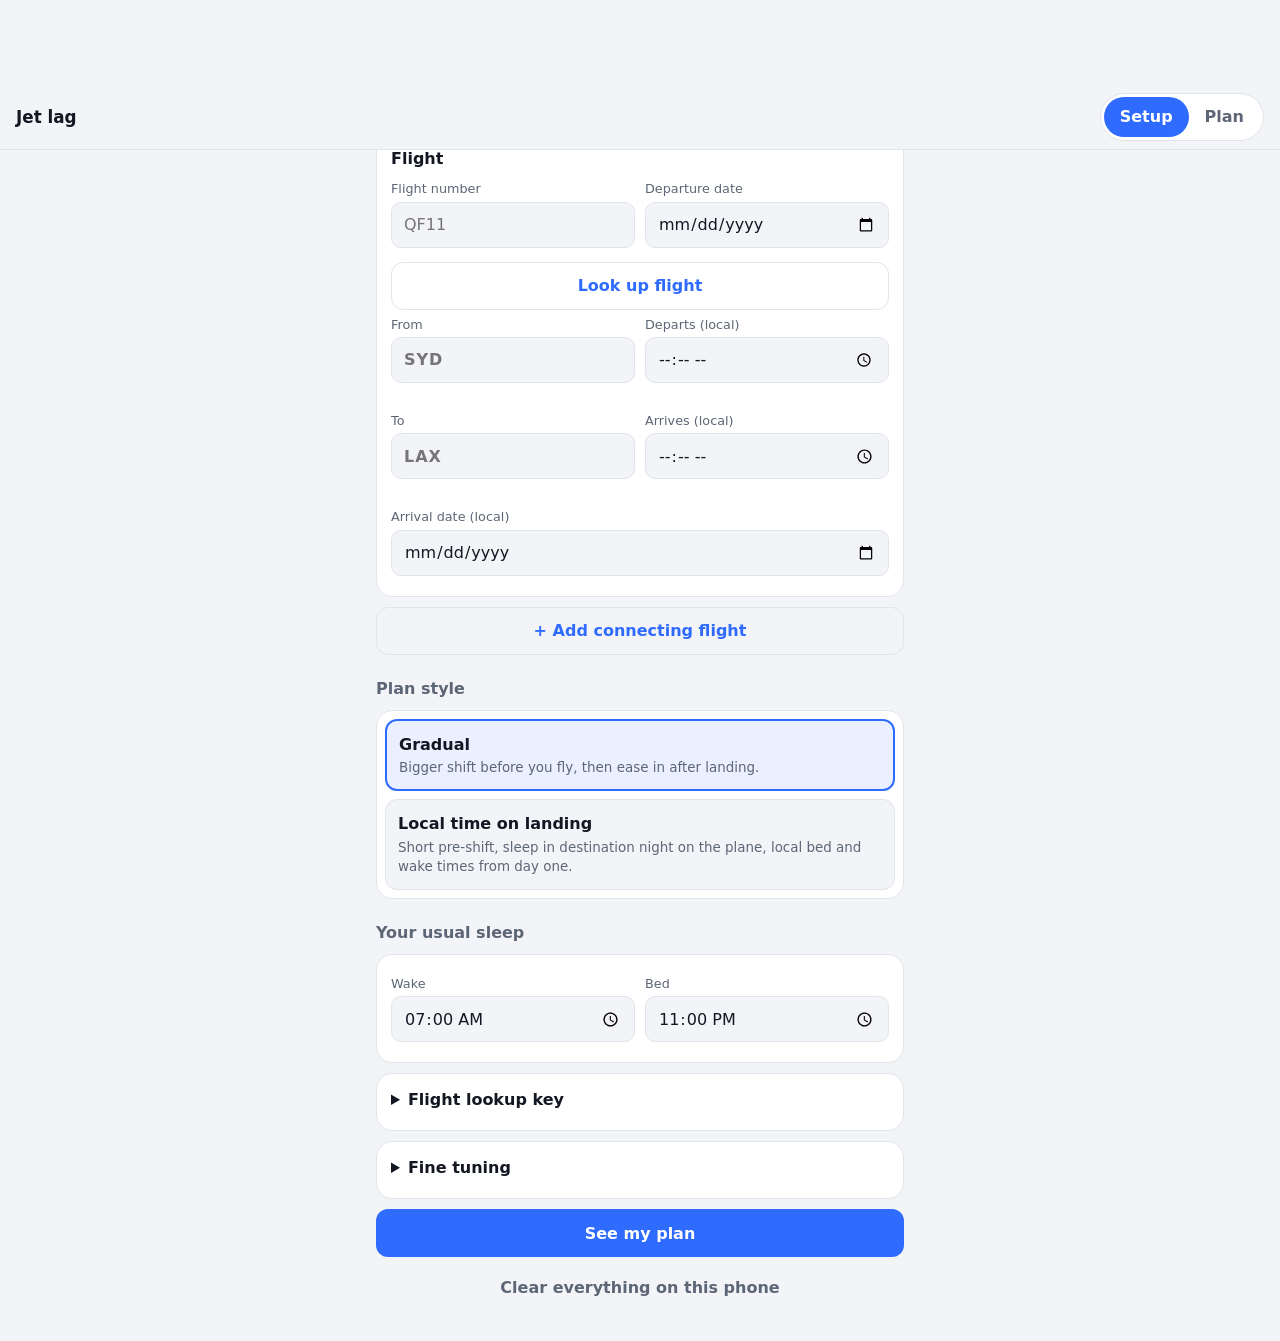
<file: index.html>
<!doctype html>
<html lang="en-AU">
<head>
<meta charset="utf-8">
<meta name="viewport" content="width=device-width, initial-scale=1, viewport-fit=cover">
<meta http-equiv="Content-Security-Policy" content="default-src 'none'; script-src 'self'; style-src 'self'; img-src 'self'; connect-src https://aerodatabox.p.rapidapi.com; manifest-src 'self'; worker-src 'self'; font-src 'none'; object-src 'none'; frame-src 'none'; media-src 'none'; form-action 'none'; base-uri 'none'">
<meta name="referrer" content="no-referrer">
<meta name="color-scheme" content="light dark">
<meta name="format-detection" content="telephone=no, date=no, address=no, email=no">
<meta name="theme-color" content="#0f1420">
<meta name="apple-mobile-web-app-capable" content="yes">
<meta name="mobile-web-app-capable" content="yes">
<meta name="apple-mobile-web-app-title" content="Jet lag">
<meta name="apple-mobile-web-app-status-bar-style" content="black-translucent">
<link rel="manifest" href="manifest.webmanifest">
<link rel="apple-touch-icon" href="icon-180.png">
<link rel="icon" href="icon-180.png">
<link rel="stylesheet" href="app.css">
<title>Jet lag</title>
</head>
<body>
<header class="bar">
  <span class="brand">Jet lag</span>
  <nav class="tabs" aria-label="Pages">
    <button type="button" class="tab" id="tabSetup" data-page="setup">Setup</button>
    <button type="button" class="tab" id="tabPlan" data-page="plan">Plan</button>
  </nav>
</header>

<main>
  <!-- SETUP PAGE -->
  <section id="setup" class="page" hidden>
    <h1>Your trip</h1>
    <div id="legs"></div>
    <button type="button" class="ghost wide" id="addLeg">+ Add connecting flight</button>

    <h2>Plan style</h2>
    <div class="card styles">
      <button type="button" class="style" data-mode="gradual"><b>Gradual</b><span>Bigger shift before you fly, then ease in after landing.</span></button>
      <button type="button" class="style" data-mode="local"><b>Local time on landing</b><span>Short pre-shift, sleep in destination night on the plane, local bed and wake times from day one.</span></button>
    </div>

    <h2>Your usual sleep</h2>
    <div class="card row2">
      <label class="field"><span>Wake</span><input id="wake" type="time"></label>
      <label class="field"><span>Bed</span><input id="bed" type="time"></label>
    </div>

    <details class="card">
      <summary>Flight lookup key</summary>
      <p class="hint">Lookup uses AeroDataBox (via RapidAPI). Paste your own key. It stays on this phone and is only sent to that service when you tap Look up.</p>
      <label class="field"><span>RapidAPI key</span>
        <input id="apiKey" type="password" autocomplete="off" autocapitalize="off" autocorrect="off" spellcheck="false" placeholder="Paste key"></label>
      <button type="button" class="ghost" id="forgetKey">Forget key</button>
    </details>

    <details class="card">
      <summary>Fine tuning</summary>
      <div class="row2">
        <label class="field"><span>Max shift before flying (h)</span><input id="maxPreH" type="number" inputmode="decimal" min="0" max="8" step="0.5"></label>
        <label class="field"><span>Shift per day before flying (h)</span><input id="preRate" type="number" inputmode="decimal" min="0.25" max="2" step="0.25"></label>
      </div>
    </details>

    <p id="setupMsg" class="msg" hidden></p>
    <button type="button" class="primary wide" id="go">See my plan</button>
    <button type="button" class="link wide" id="clearAll">Clear everything on this phone</button>
  </section>

  <!-- PLAN PAGE -->
  <section id="plan" class="page" hidden>
    <div id="planHead"></div>
    <div id="planToday"></div>
    <div id="planDays"></div>
  </section>
</main>

<template id="legTpl">
  <div class="card leg">
    <div class="leghead"><span class="legtitle"></span><button type="button" class="link rm">Remove</button></div>
    <div class="row2">
      <label class="field"><span>Flight number</span><input class="flight" autocomplete="off" autocapitalize="characters" autocorrect="off" spellcheck="false" placeholder="QF11" maxlength="8"></label>
      <label class="field"><span>Departure date</span><input class="date" type="date"></label>
    </div>
    <button type="button" class="ghost wide lookup">Look up flight</button>
    <p class="msg lookmsg" hidden></p>
    <div class="row2">
      <label class="field"><span>From</span><input class="from code" autocomplete="off" autocapitalize="characters" autocorrect="off" spellcheck="false" maxlength="3" placeholder="SYD"><small class="where fromWhere"></small></label>
      <label class="field"><span>Departs (local)</span><input class="dep" type="time"></label>
    </div>
    <div class="row2">
      <label class="field"><span>To</span><input class="to code" autocomplete="off" autocapitalize="characters" autocorrect="off" spellcheck="false" maxlength="3" placeholder="LAX"><small class="where toWhere"></small></label>
      <label class="field"><span>Arrives (local)</span><input class="arr" type="time"></label>
    </div>
    <label class="field"><span>Arrival date (local)</span><input class="arrDate" type="date"></label>
  </div>
</template>

<script src="airports.js"></script>
<script src="logic.js"></script>
<script src="app.js"></script>
</body>
</html>
</file>
<file: app.css>
:root{
  --bg:#f3f4f7;--card:#fff;--ink:#121722;--mute:#5d6676;--line:#e1e4ea;
  --accent:#2f6bff;--accent-ink:#fff;--sun:#d68a00;--ok:#1b8a52;--bad:#c62828;
  --today:#eaf0ff;--fly:#fff6e3;
}
@media (prefers-color-scheme:dark){
  :root{
    --bg:#0f1420;--card:#171e2d;--ink:#eef1f6;--mute:#97a1b3;--line:#273044;
    --accent:#6b9bff;--accent-ink:#0b1220;--sun:#f0b443;--ok:#4cc58a;--bad:#ff8a80;
    --today:#1b2a4a;--fly:#2a2414;
  }
}
*{box-sizing:border-box}
html{-webkit-text-size-adjust:100%;background:var(--bg)}
body{margin:0;background:var(--bg);color:var(--ink);
  font:16px/1.45 -apple-system,system-ui,"Segoe UI",Roboto,sans-serif;
  -webkit-tap-highlight-color:transparent}
[hidden]{display:none!important}

/* top bar */
.bar{position:sticky;top:0;z-index:5;display:flex;align-items:center;justify-content:space-between;gap:12px;
  padding:calc(env(safe-area-inset-top) + 8px) max(16px,env(safe-area-inset-right)) 8px max(16px,env(safe-area-inset-left));
  background:var(--bg);border-bottom:1px solid var(--line)}
.brand{font-weight:700;font-size:1.05rem}
.tabs{display:flex;background:var(--card);border:1px solid var(--line);border-radius:999px;padding:3px}
.tab{border:0;background:none;color:var(--mute);font:inherit;font-weight:600;padding:8px 16px;border-radius:999px;min-height:40px}
.tab[aria-current="true"]{background:var(--accent);color:var(--accent-ink)}

main{max-width:560px;margin:0 auto;
  padding:12px max(16px,env(safe-area-inset-right)) calc(32px + env(safe-area-inset-bottom)) max(16px,env(safe-area-inset-left))}
h1{font-size:1.5rem;margin:8px 0 12px}
h2{font-size:1rem;margin:22px 0 8px;color:var(--mute);font-weight:600}

/* cards and fields */
.card{background:var(--card);border:1px solid var(--line);border-radius:16px;padding:14px;margin:10px 0}
.row2{display:grid;grid-template-columns:1fr 1fr;gap:10px}
.field{display:block;margin:6px 0}
.field>span{display:block;font-size:.8rem;color:var(--mute);margin-bottom:3px}
input{width:100%;font:inherit;font-size:16px;color:var(--ink);background:var(--bg);
  border:1px solid var(--line);border-radius:10px;padding:10px 12px;min-height:46px;
  -webkit-appearance:none;appearance:none}
input[type=date],input[type=time]{display:block;text-align:left;line-height:1.2}
input::-webkit-date-and-time-value{text-align:left}
input.code{text-transform:uppercase;font-weight:700;letter-spacing:.06em}
input:focus{outline:2px solid var(--accent);outline-offset:1px}
.where{display:block;font-size:.78rem;color:var(--mute);margin-top:3px;min-height:1.1em}
.where.bad{color:var(--bad)}
.leghead{display:flex;justify-content:space-between;align-items:center;margin-bottom:4px}
.legtitle{font-weight:700}
summary{font-weight:600;cursor:pointer;min-height:28px}
.hint{font-size:.85rem;color:var(--mute)}
.msg{font-size:.88rem;background:var(--today);border-radius:10px;padding:8px 10px;margin:8px 0}
.msg.bad{color:var(--bad)}

/* buttons */
button{font:inherit;touch-action:manipulation}
.primary,.ghost,.link{min-height:48px;border-radius:12px;font-weight:600;padding:10px 16px}
.primary{background:var(--accent);color:var(--accent-ink);border:0;margin-top:16px}
.ghost{background:none;color:var(--accent);border:1px solid var(--line)}
.link{background:none;border:0;color:var(--mute);min-height:44px}
.link.rm{padding:6px 0;min-height:36px}
.wide{display:block;width:100%;margin-top:8px}

/* plan header */
.route{display:flex;align-items:center;gap:10px;font-size:2rem;font-weight:800;margin:6px 0 4px;letter-spacing:.02em}
.arrow{color:var(--mute);font-weight:400}
.facts{display:grid;grid-template-columns:repeat(3,1fr);gap:8px;margin:8px 0 6px}
.fact{background:var(--card);border:1px solid var(--line);border-radius:12px;padding:8px 10px}
.fact b{display:block;font-size:1.05rem}
.fact small{color:var(--mute);font-size:.75rem}

/* day cards */
.day{background:var(--card);border:1px solid var(--line);border-radius:16px;padding:12px 14px;margin:10px 0}
.day.today{background:var(--today);border-color:var(--accent);border-width:2px}
.day.flight{background:var(--fly)}
.day.hold{opacity:.85}
.dh{display:flex;align-items:center;gap:8px;flex-wrap:wrap}
.dd{font-weight:700}
.tz{margin-left:auto;font-size:.78rem;color:var(--mute)}
.pill{font-size:.72rem;font-weight:700;border-radius:999px;padding:2px 8px;border:1px solid var(--line);color:var(--mute)}
.pill.shift{color:var(--accent);border-color:var(--accent)}
.pill.depart,.pill.arrive{color:var(--sun);border-color:var(--sun)}
.pill.adapted{color:var(--ok);border-color:var(--ok)}
.today .pill{background:var(--accent);color:var(--accent-ink);border-color:var(--accent)}
.times{display:grid;grid-template-columns:1fr 1fr;gap:8px;margin:10px 0 6px}
.times small{display:block;font-size:.75rem;color:var(--mute)}
.times b{font-size:1.9rem;font-weight:750;font-variant-numeric:tabular-nums;letter-spacing:-.01em}
.light{margin:2px 0 0;font-size:.92rem;color:var(--ink)}
.light::before{content:"";display:inline-block;width:9px;height:9px;border-radius:50%;background:var(--sun);margin-right:8px;vertical-align:1px}
.fl{display:grid;grid-template-columns:max-content 1fr;gap:6px 12px;margin:10px 0 0}
.fl dt{color:var(--mute);font-size:.88rem}
.fl dd{margin:0;font-weight:600;font-variant-numeric:tabular-nums}
.foot{font-size:.8rem;color:var(--mute);text-align:center;margin-top:18px}

.styles{display:grid;gap:8px;padding:8px}
.style{display:block;text-align:left;width:100%;background:var(--bg);color:var(--ink);border:1px solid var(--line);border-radius:12px;padding:12px;min-height:48px}
.style b{display:block}
.style span{display:block;font-size:.84rem;color:var(--mute);margin-top:2px}
.style[aria-pressed="true"]{border:2px solid var(--accent);background:var(--today)}
</file>
